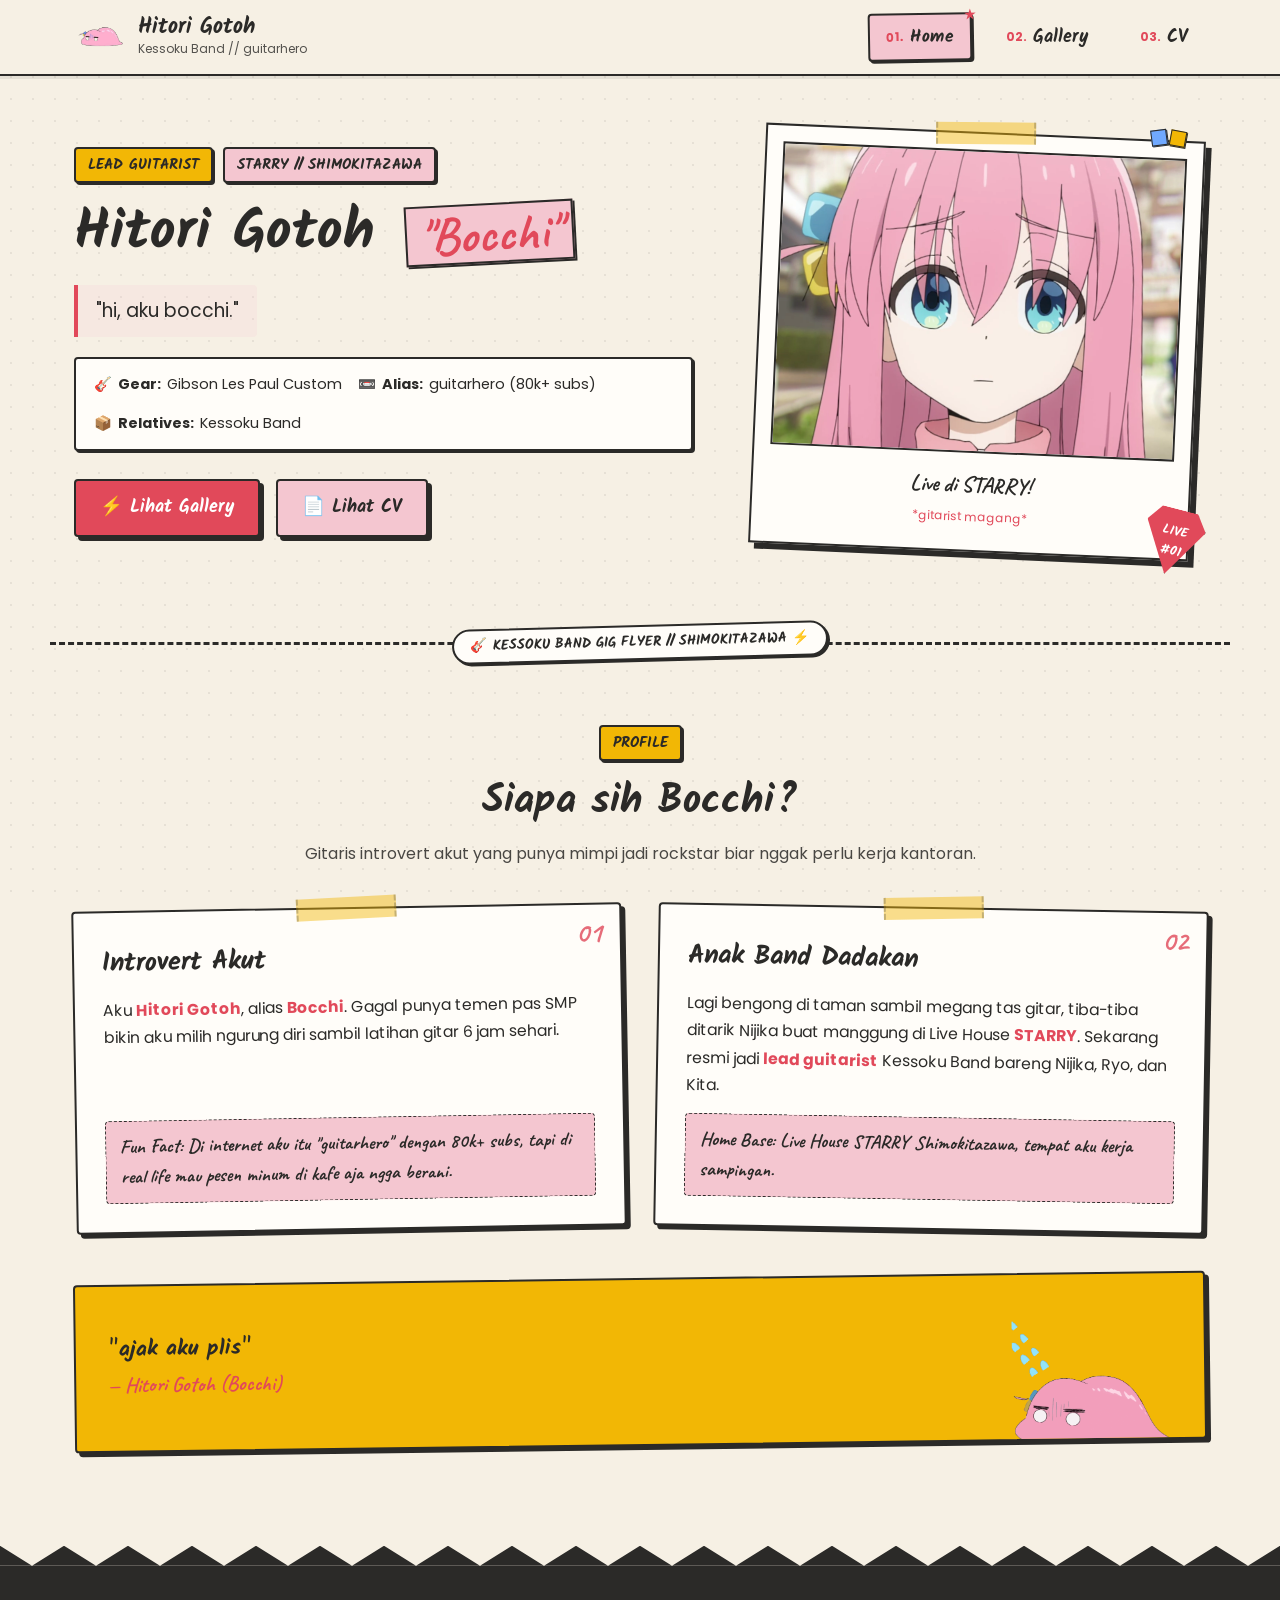
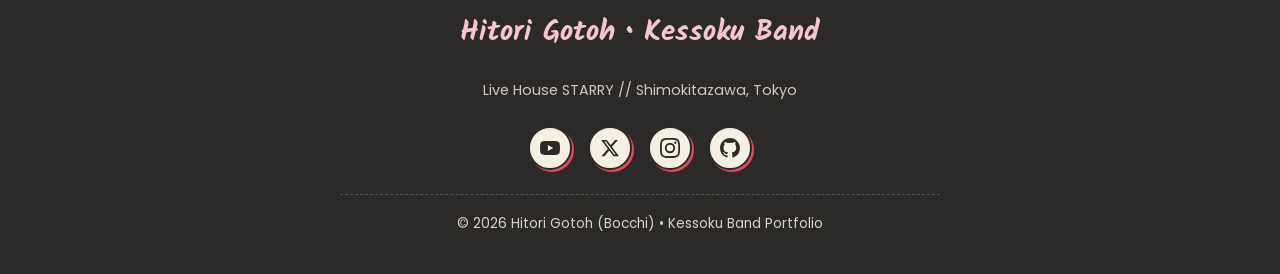
<file: index.html>
<!DOCTYPE html>
<html lang="id">
<head>
  <meta charset="UTF-8">
  <meta name="viewport" content="width=device-width, initial-scale=1.0">
  <title>Hitori Gotoh (Bocchi)</title>
  <link rel="icon" href="data:image/svg+xml,<svg xmlns=%22http://www.w3.org/2000/svg%22 viewBox=%220 0 100 100%22><text y=%22.9em%22 font-size=%2290%22>🎸</text></svg>">
  <link rel="preconnect" href="https://fonts.googleapis.com">
  <link rel="preconnect" href="https://fonts.gstatic.com" crossorigin>
  <link href="https://fonts.googleapis.com/css2?family=Caveat:wght@600;700&family=Kalam:wght@400;700&family=Poppins:ital,wght@0,400;0,600;0,700;1,400&display=swap" rel="stylesheet">
  <link rel="stylesheet" href="css/style.css">
</head>
<body>

  <header class="header">
    <div class="container nav-wrap">
      <a href="index.html" class="logo">
        <img src="assets/icons/tsuchinoko-bocchi.png" alt="Tsuchinoko Bocchi" class="logo-img">
        <span class="logo-text">
          <span class="logo-name">Hitori Gotoh</span>
          <span class="logo-sub">Kessoku Band // guitarhero</span>
        </span>
      </a>

      <input type="checkbox" id="menu-toggle" class="menu-toggle">
      <label for="menu-toggle" class="menu-btn" aria-label="Menu">
        <span></span><span></span><span></span>
      </label>

      <nav class="nav-links">
        <a href="index.html" class="nav-link active"><span>01.</span> Home</a>
        <a href="gallery.html" class="nav-link"><span>02.</span> Gallery</a>
        <a href="cv.html" class="nav-link"><span>03.</span> CV</a>
      </nav>
    </div>
  </header>

  <main>
    <section class="hero container">
      <div class="hero-text">
        <div class="tags">
          <span class="badge yellow">LEAD GUITARIST</span>
          <span class="badge pink">STARRY // SHIMOKITAZAWA</span>
        </div>

        <h1 class="hero-title">
          Hitori Gotoh <span class="nickname">"Bocchi"</span>
        </h1>

        <p class="tagline">
          "hi, aku bocchi."
        </p>

        <div class="specs">
          <div><span>🎸</span> <strong>Gear:</strong> Gibson Les Paul Custom</div>
          <div><span>📼</span> <strong>Alias:</strong> guitarhero (80k+ subs)</div>
          <div><span>📦</span> <strong>Relatives:</strong> Kessoku Band</div>
        </div>

        <div class="cta-btns">
          <a href="gallery.html" class="btn btn-primary">⚡ Lihat Gallery</a>
          <a href="cv.html" class="btn btn-secondary">📄 Lihat CV</a>
        </div>
      </div>

      <div class="polaroid-wrap">
        <div class="polaroid">
          <div class="tape"></div>
          <div class="hair-cubes">
            <span class="cube-blue"></span>
            <span class="cube-yellow"></span>
          </div>
          <div class="polaroid-img">
            <img src="assets/images/bocchi-profile.webp" alt="Hitori Gotoh di STARRY" width="440" height="330">
          </div>
          <p class="polaroid-title">Live di STARRY!</p>
          <p class="polaroid-sub">*gitarist magang*</p>
          <div class="polaroid-pick">LIVE<br>#01</div>
        </div>
      </div>
    </section>

    <div class="cable container">
      <span class="cable-tag">🎸 KESSOKU BAND GIG FLYER // SHIMOKITAZAWA ⚡</span>
    </div>

    <section class="about container">
      <div class="about-header">
        <span class="badge yellow">PROFILE</span>
        <h2>Siapa sih Bocchi?</h2>
        <p>Gitaris introvert akut yang punya mimpi jadi rockstar biar nggak perlu kerja kantoran.</p>
      </div>

      <div class="about-grid">
        <article class="card card-left">
          <div class="tape"></div>
          <span class="stamp">01</span>
          <h3>Introvert Akut</h3>
          <p>Aku <strong>Hitori Gotoh</strong>, alias <strong>Bocchi</strong>. Gagal punya temen pas SMP bikin aku milih ngurung diri sambil latihan gitar 6 jam sehari.</p>
          <div class="highlight">
            Fun Fact: Di internet aku itu "guitarhero" dengan 80k+ subs, tapi di real life mau pesen minum di kafe aja ngga berani.
          </div>
        </article>

        <article class="card card-right">
          <div class="tape"></div>
          <span class="stamp">02</span>
          <h3>Anak Band Dadakan</h3>
          <p>Lagi bengong di taman sambil megang tas gitar, tiba-tiba ditarik Nijika buat manggung di Live House <strong>STARRY</strong>. Sekarang resmi jadi <strong>lead guitarist</strong> Kessoku Band bareng Nijika, Ryo, dan Kita.</p>
          <div class="highlight">
            Home Base: Live House STARRY Shimokitazawa, tempat aku kerja sampingan.
          </div>
        </article>
      </div>

      <div class="quote-banner">
        <div>
          <p>"ajak aku plis"</p>
          <span>— Hitori Gotoh (Bocchi)</span>
        </div>
        <img src="assets/images/bocchi.gif" alt="Bocchi The Rock" class="quote-img">
      </div>
    </section>

    <div class="torn-edge"></div>
  </main>

  <footer class="footer">
    <div class="container footer-content">
      <div class="footer-title">Hitori Gotoh • Kessoku Band</div>
      <div class="footer-sub">Live House STARRY // Shimokitazawa, Tokyo</div>

      <div class="socials">
        <a href="https://www.youtube.com" target="_blank" rel="noopener noreferrer" aria-label="YouTube">
          <img src="assets/icons/youtube.svg" alt="YouTube">
        </a>
        <a href="https://twitter.com" target="_blank" rel="noopener noreferrer" aria-label="Twitter">
          <img src="assets/icons/twitter.svg" alt="Twitter">
        </a>
        <a href="https://instagram.com" target="_blank" rel="noopener noreferrer" aria-label="Instagram">
          <img src="assets/icons/instagram.svg" alt="Instagram">
        </a>
        <a href="https://github.com" target="_blank" rel="noopener noreferrer" aria-label="GitHub">
          <img src="assets/icons/github.svg" alt="GitHub">
        </a>
      </div>

      <div class="copyright">
        <p>&copy; 2026 Hitori Gotoh (Bocchi) • Kessoku Band Portfolio</p>
      </div>
    </div>
  </footer>

</body>
</html>
</file>
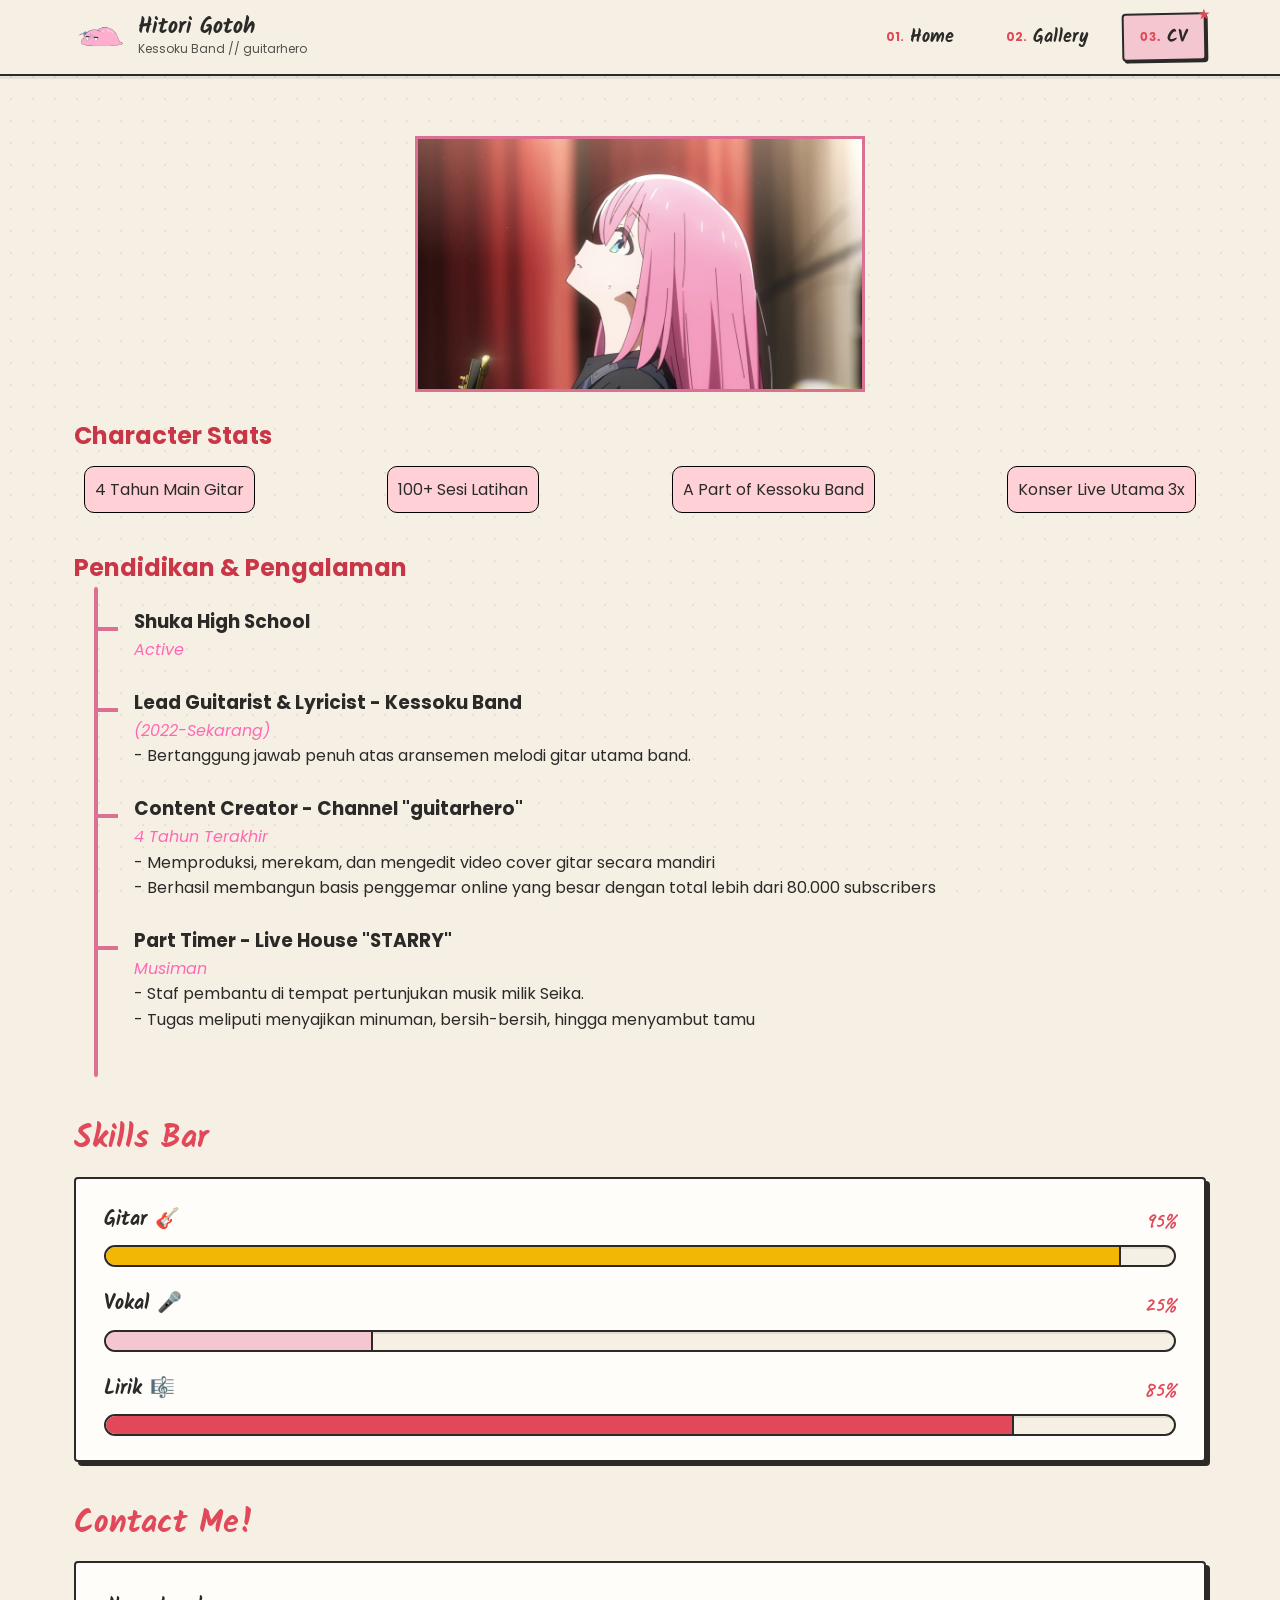
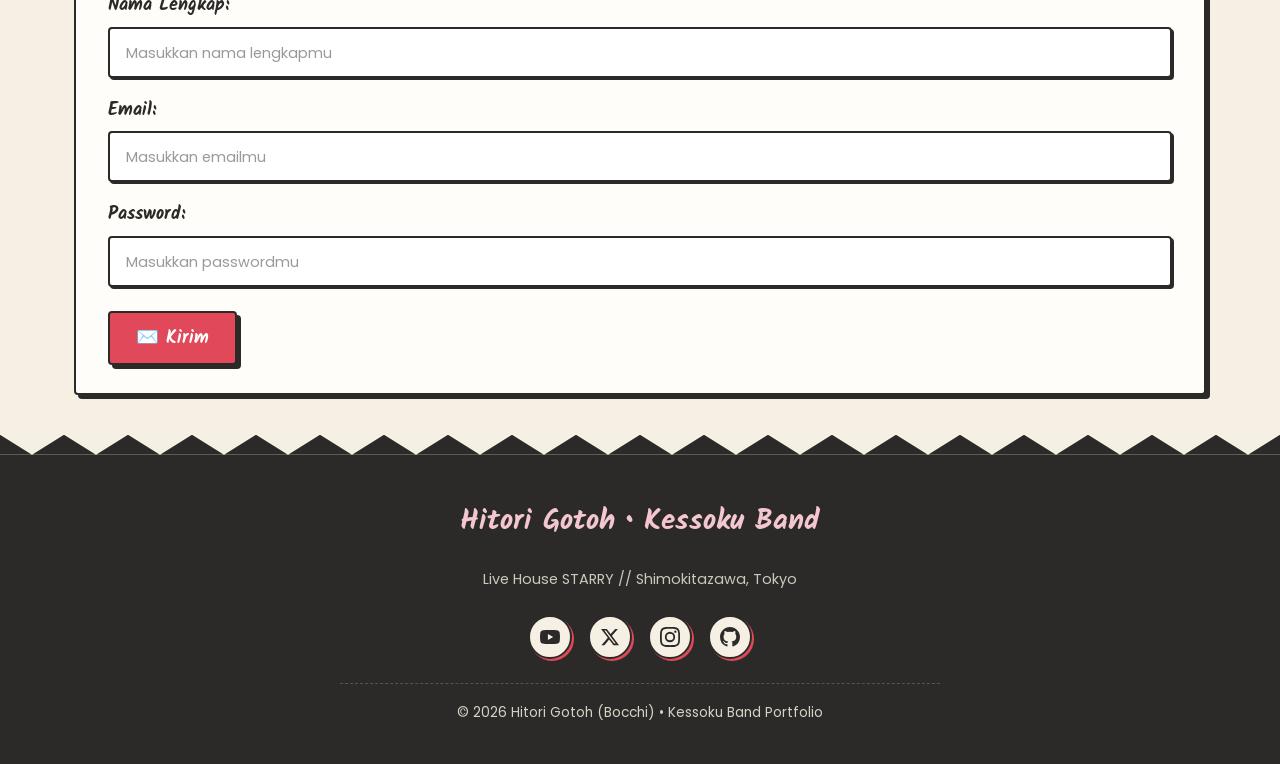
<file: cv.html>
<!DOCTYPE html>
<html lang="id">
<head>
  <meta charset="UTF-8">
  <meta name="viewport" content="width=device-width, initial-scale=1.0">
  <title>Curriculum Vitae</title>
  <link rel="icon" href="data:image/svg+xml,<svg xmlns=%22http://www.w3.org/2000/svg%22 viewBox=%220 0 100 100%22><text y=%22.9em%22 font-size=%2290%22>🎸</text></svg>">
  <link rel="preconnect" href="https://fonts.googleapis.com">
  <link rel="preconnect" href="https://fonts.gstatic.com" crossorigin>
  <link href="https://fonts.googleapis.com/css2?family=Caveat:wght@600;700&family=Kalam:wght@400;700&family=Poppins:ital,wght@0,400;0,600;0,700;1,400&display=swap" rel="stylesheet">
  <link rel="stylesheet" href="css/style.css">
</head>
<body>

  <header class="header">
    <div class="container nav-wrap">
      <a href="index.html" class="logo">
        <img src="assets/icons/tsuchinoko-bocchi.png" alt="Tsuchinoko Bocchi" class="logo-img">
        <span class="logo-text">
          <span class="logo-name">Hitori Gotoh</span>
          <span class="logo-sub">Kessoku Band // guitarhero</span>
        </span>
      </a>

      <input type="checkbox" id="menu-toggle" class="menu-toggle">
      <label for="menu-toggle" class="menu-btn" aria-label="Menu">
        <span></span><span></span><span></span>
      </label>

      <nav class="nav-links">
        <a href="index.html" class="nav-link"><span>01.</span> Home</a>
        <a href="gallery.html" class="nav-link"><span>02.</span> Gallery</a>
        <a href="cv.html" class="nav-link active"><span>03.</span> CV</a>
      </nav>
    </div>
  </header>

  <main>
    <div class="container" style="padding: 60px 24px 0; min-height: 50vh;">
      <div class="cv-image">
      <img src="assets/images/school-concert.jpg" alt="Gambar-school-concert">
    </div>

    <br />
    <h2 style="color: #c93647">Character Stats</h2>
    <div class="stats-bar">
      <div class="stats-item"><p>4 Tahun Main Gitar</p></div>
      <div class="stats-item"><p>100+ Sesi Latihan</p></div>
      <div class="stats-item"><p>A Part of Kessoku Band</p></div>
      <div class="stats-item"><p>Konser Live Utama 3x</p></div>
    </div>

    <br />
    <h2 style="color:#c93647">Pendidikan & Pengalaman</h2>
    <div class="timeline">
      <div class="timeline-item">
        <div class="timeline-content">
          <h3>Shuka High School</h3>
          <span style="color:hotpink"><i>Active</i></span>
        </div>
      </div>

      <div class="timeline-item">
        <div class="timeline-content">
          <h3>Lead Guitarist & Lyricist - Kessoku Band</h3>
          <span style="color:hotpink"><i>(2022-Sekarang)</i></span>
          <p>- Bertanggung jawab penuh atas aransemen melodi gitar utama band.</p>
        </div>
      </div>

      <div class="timeline-item">
        <div class="timeline-content">
          <h3>Content Creator - Channel "guitarhero"</h3>
          <span style="color:hotpink"><i>4 Tahun Terakhir</i></span>
          <p>- Memproduksi, merekam, dan mengedit video cover gitar secara mandiri <br /> - Berhasil membangun basis penggemar online yang besar dengan total lebih dari 80.000 subscribers </p>
        </div>
      </div>

      <div class="timeline-item">
        <div class="timeline-content">
          <h3>Part Timer - Live House "STARRY"</h3>
          <span style="color:hotpink"><i>Musiman</i></span>
          <p>- Staf pembantu di tempat pertunjukan musik milik Seika. <br /> - Tugas meliputi menyajikan minuman, bersih-bersih, hingga menyambut tamu</p>
        </div>
      </div>
    </div>

    <h2 class="cv-section-title">Skills Bar</h2>
    <div class="skills-bar">
      <div class="skill-item">
        <div class="skill-info">
          <span class="skill-name">Gitar 🎸</span>
          <span class="skill-percent">95%</span>
        </div>
        <div class="skill-track">
          <div class="skill-fill guitar-skills"></div>
        </div>
      </div>

      <div class="skill-item">
        <div class="skill-info">
          <span class="skill-name">Vokal 🎤</span>
          <span class="skill-percent">25%</span>
        </div>
        <div class="skill-track">
          <div class="skill-fill vokal-skills"></div>
        </div>
      </div>

      <div class="skill-item">
        <div class="skill-info">
          <span class="skill-name">Lirik 🎼</span>
          <span class="skill-percent">85%</span>
        </div>
        <div class="skill-track">
          <div class="skill-fill lyricist-skills"></div>
        </div>
      </div>
    </div>  

    <h2 class="cv-section-title">Contact Me!</h2>
    <form class="contact">
      <div class="form-group">
        <label for="name">Nama Lengkap:</label>
        <input
          type="text"
          id="name"
          name="name"
          placeholder="Masukkan nama lengkapmu"
          required
        >
      </div>

      <div class="form-group">
        <label for="email">Email:</label>
        <input 
          type="email"
          id="email"
          name="email"
          placeholder="Masukkan emailmu"
          required
        >
      </div>

      <div class="form-group">
        <label for="password">Password:</label>
        <input
          type="password"
          id="password"
          name="password"
          placeholder="Masukkan passwordmu"
          required
        >
      </div>

      <button type="submit" class="btn btn-primary">✉️ Kirim</button>
    </form>
    </div>

    <div class="torn-edge"></div>
  </main>

  <footer class="footer">
    <div class="container footer-content">
      <div class="footer-title">Hitori Gotoh • Kessoku Band</div>
      <div class="footer-sub">Live House STARRY // Shimokitazawa, Tokyo</div>

      <div class="socials">
        <a href="https://www.youtube.com" target="_blank" rel="noopener noreferrer" aria-label="YouTube">
          <img src="assets/icons/youtube.svg" alt="YouTube">
        </a>
        <a href="https://twitter.com" target="_blank" rel="noopener noreferrer" aria-label="Twitter">
          <img src="assets/icons/twitter.svg" alt="Twitter">
        </a>
        <a href="https://instagram.com" target="_blank" rel="noopener noreferrer" aria-label="Instagram">
          <img src="assets/icons/instagram.svg" alt="Instagram">
        </a>
        <a href="https://github.com" target="_blank" rel="noopener noreferrer" aria-label="GitHub">
          <img src="assets/icons/github.svg" alt="GitHub">
        </a>
      </div>

      <div class="copyright">
        <p>&copy; 2026 Hitori Gotoh (Bocchi) • Kessoku Band Portfolio</p>
      </div>
    </div>
  </footer>

</body>
</html>
</file>
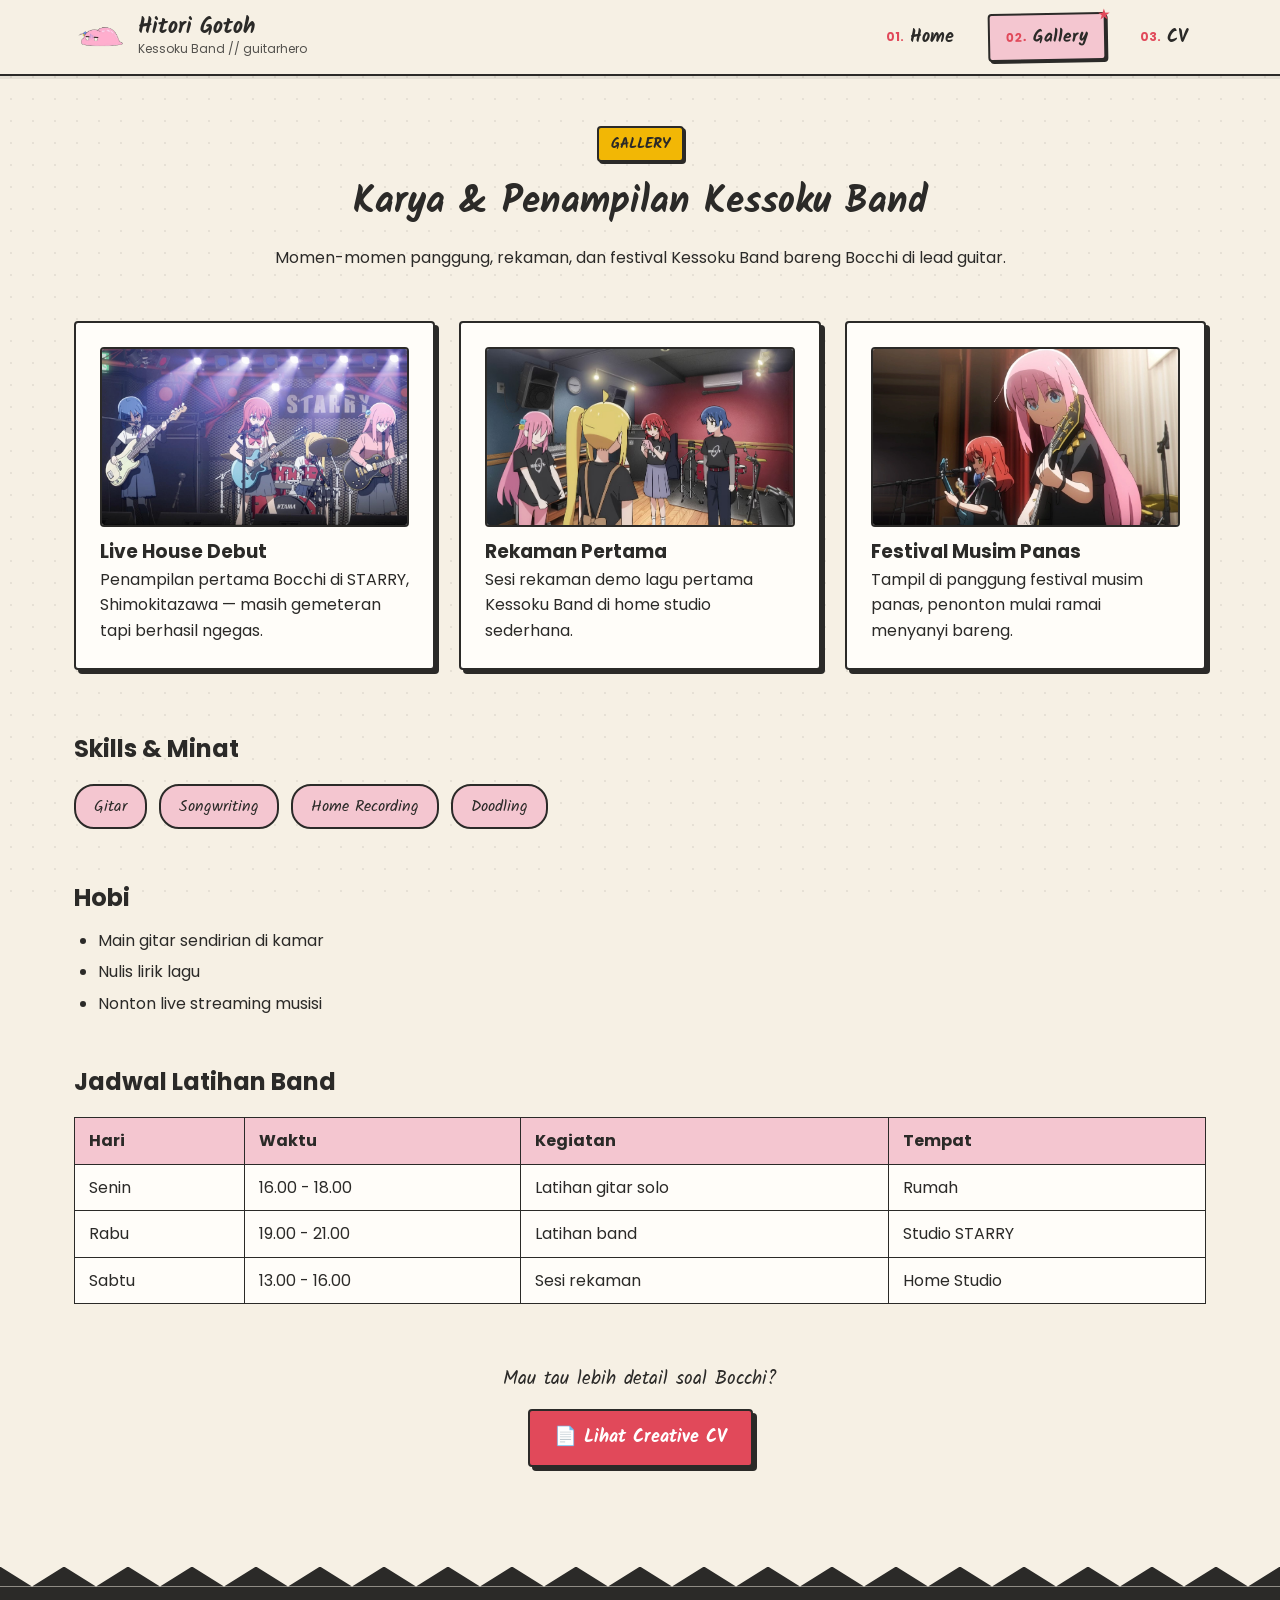
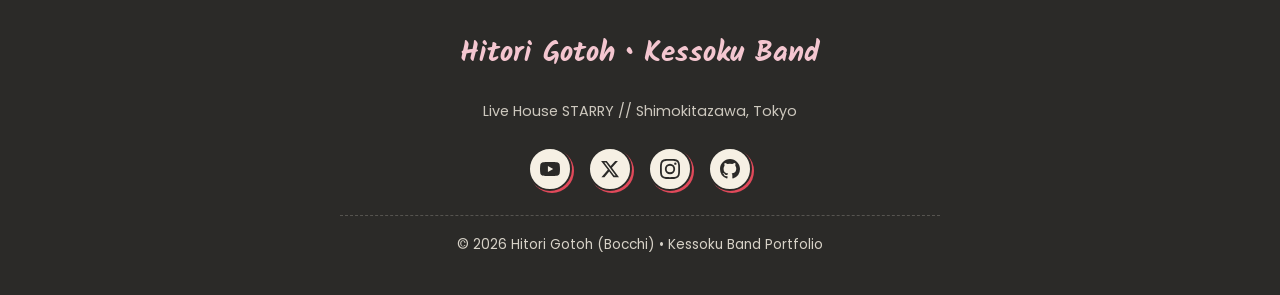
<file: gallery.html>
<!DOCTYPE html>
<html lang="id">
<head>
  <meta charset="UTF-8">
  <meta name="viewport" content="width=device-width, initial-scale=1.0">
  <title>Gallery</title>
  <link rel="icon" href="data:image/svg+xml,<svg xmlns=%22http://www.w3.org/2000/svg%22 viewBox=%220 0 100 100%22><text y=%22.9em%22 font-size=%2290%22>🎸</text></svg>">
  <link rel="preconnect" href="https://fonts.googleapis.com">
  <link rel="preconnect" href="https://fonts.gstatic.com" crossorigin>
  <link href="https://fonts.googleapis.com/css2?family=Caveat:wght@600;700&family=Kalam:wght@400;700&family=Poppins:ital,wght@0,400;0,600;0,700;1,400&display=swap" rel="stylesheet">
  <link rel="stylesheet" href="css/style.css">
</head>
<body>

  <header class="header">
    <div class="container nav-wrap">
      <a href="index.html" class="logo">
        <img src="assets/icons/tsuchinoko-bocchi.png" alt="Tsuchinoko Bocchi" class="logo-img">
        <span class="logo-text">
          <span class="logo-name">Hitori Gotoh</span>
          <span class="logo-sub">Kessoku Band // guitarhero</span>
        </span>
      </a>

      <input type="checkbox" id="menu-toggle" class="menu-toggle">
      <label for="menu-toggle" class="menu-btn" aria-label="Menu">
        <span></span><span></span><span></span>
      </label>

      <nav class="nav-links">
        <a href="index.html" class="nav-link"><span>01.</span> Home</a>
        <a href="gallery.html" class="nav-link active"><span>02.</span> Gallery</a>
        <a href="cv.html" class="nav-link"><span>03.</span> CV</a>
      </nav>
    </div>
  </header>

  <main>
  <section class="gallery-hero container">
    <span class="badge yellow">GALLERY</span>
    <h1>Karya & Penampilan Kessoku Band</h1>
    <p>Momen-momen panggung, rekaman, dan festival Kessoku Band bareng Bocchi di lead guitar.</p>
  </section>

  <section class="gallery-grid-section container">
    <div class="gallery-grid">
      <article class="gallery-card">
        <div class="gallery-card-img">
          <img src="assets/images/starry-first-live.jpg" alt="Live House Debut" width="300" height="200">
        </div>
        <h3>Live House Debut</h3>
        <p>Penampilan pertama Bocchi di STARRY, Shimokitazawa — masih gemeteran tapi berhasil ngegas.</p>
      </article>
      <article class="gallery-card">
        <div class="gallery-card-img">
          <img src="assets/images/first-record.avif" alt="Rekaman Pertama" width="300" height="200">
        </div>
        <h3>Rekaman Pertama</h3>
        <p>Sesi rekaman demo lagu pertama Kessoku Band di home studio sederhana.</p>
      </article>
      <article class="gallery-card">
        <div class="gallery-card-img">
          <img src="assets/images/school-concert_2.webp" alt="Festival Musim Panas" width="300" height="200">
        </div>
        <h3>Festival Musim Panas</h3>
        <p>Tampil di panggung festival musim panas, penonton mulai ramai menyanyi bareng.</p>
      </article>
    </div>
  </section>

  <section class="skills-section container">
    <h2>Skills & Minat</h2>
    <div class="pill-wrap">
      <span class="pill">Gitar</span>
      <span class="pill">Songwriting</span>
      <span class="pill">Home Recording</span>
      <span class="pill">Doodling</span>
    </div>
  </section>

  <section class="hobi-section container">
    <h2>Hobi</h2>
    <ul class="hobi-list">
      <li>Main gitar sendirian di kamar</li>
      <li>Nulis lirik lagu</li>
      <li>Nonton live streaming musisi</li>
    </ul>
  </section>

  <section class="jadwal-section container">
    <h2>Jadwal Latihan Band</h2>
    <table class="jadwal-table">
      <tr>
        <th>Hari</th>
        <th>Waktu</th>
        <th>Kegiatan</th>
        <th>Tempat</th>
      </tr>
      <tr>
        <td>Senin</td>
        <td>16.00 - 18.00</td>
        <td>Latihan gitar solo</td>
        <td>Rumah</td>
      </tr>
      <tr>
        <td>Rabu</td>
        <td>19.00 - 21.00</td>
        <td>Latihan band</td>
        <td>Studio STARRY</td>
      </tr>
      <tr>
        <td>Sabtu</td>
        <td>13.00 - 16.00</td>
        <td>Sesi rekaman</td>
        <td>Home Studio</td>
      </tr>
    </table>
  </section>

  <section class="gallery-cta container">
    <p>Mau tau lebih detail soal Bocchi?</p>
    <a href="cv.html" class="btn btn-primary">📄 Lihat Creative CV</a>
  </section>

    <div class="torn-edge"></div>
  </main>

  <footer class="footer">
    <div class="container footer-content">
      <div class="footer-title">Hitori Gotoh • Kessoku Band</div>
      <div class="footer-sub">Live House STARRY // Shimokitazawa, Tokyo</div>

      <div class="socials">
        <a href="https://www.youtube.com" target="_blank" rel="noopener noreferrer" aria-label="YouTube">
          <img src="assets/icons/youtube.svg" alt="YouTube">
        </a>
        <a href="https://twitter.com" target="_blank" rel="noopener noreferrer" aria-label="Twitter">
          <img src="assets/icons/twitter.svg" alt="Twitter">
        </a>
        <a href="https://instagram.com" target="_blank" rel="noopener noreferrer" aria-label="Instagram">
          <img src="assets/icons/instagram.svg" alt="Instagram">
        </a>
        <a href="https://github.com" target="_blank" rel="noopener noreferrer" aria-label="GitHub">
          <img src="assets/icons/github.svg" alt="GitHub">
        </a>
      </div>

      <div class="copyright">
        <p>&copy; 2026 Hitori Gotoh (Bocchi) • Kessoku Band Portfolio</p>
      </div>
    </div>
  </footer>

</body>
</html>
</file>
<file: css/style.css>
*, *::before, *::after {
  box-sizing: border-box;
  margin: 0;
  padding: 0;
}

:root {
  --color-bg: #F6F0E4;
  --color-primary: #E1495A;
  --color-secondary: #F4C6D0;
  --color-text: #2B2A28;
  --color-accent: #F2B705;
  --font-heading: 'Kalam', 'Caveat', cursive;
  --font-body: 'Poppins', sans-serif;
  --font-doodle: 'Caveat', cursive;
  --shadow: 4px 4px 0 var(--color-text);
}

body {
  min-height: 100vh;
  display: flex;
  flex-direction: column;
  background-color: var(--color-bg);
  color: var(--color-text);
  font-family: var(--font-body);
  line-height: 1.6;
  overflow-x: hidden;
  background-image: radial-gradient(rgba(43, 42, 40, 0.08) 1.2px, transparent 1.2px);
  background-size: 22px 22px;
  background-attachment: fixed;
}

main {
  flex: 1;
}

img {
  max-width: 100%;
  display: block;
}

a {
  color: inherit;
  text-decoration: none;
}

.container {
  width: 100%;
  max-width: 1180px;
  margin: 0 auto;
  padding: 0 24px;
}

.badge {
  display: inline-flex;
  align-items: center;
  gap: 6px;
  padding: 4px 12px;
  font-family: var(--font-heading);
  font-size: 0.95rem;
  font-weight: 700;
  border: 2px solid var(--color-text);
  box-shadow: 2px 2px 0 var(--color-text);
  border-radius: 4px;
}

.badge.yellow {
  background-color: var(--color-accent);
}

.badge.pink {
  background-color: var(--color-secondary);
}

.tape {
  position: absolute;
  top: -12px;
  left: 50%;
  transform: translateX(-50%) rotate(-2deg);
  width: 100px;
  height: 22px;
  background-color: rgba(242, 183, 5, 0.45);
  border-left: 2px dashed rgba(43, 42, 40, 0.25);
  border-right: 2px dashed rgba(43, 42, 40, 0.25);
  pointer-events: none;
}

.btn {
  display: inline-flex;
  align-items: center;
  justify-content: center;
  gap: 8px;
  padding: 12px 24px;
  font-family: var(--font-heading);
  font-size: 1.15rem;
  font-weight: 700;
  border: 2px solid var(--color-text);
  border-radius: 4px;
  cursor: pointer;
  box-shadow: var(--shadow);
  transition: transform 0.15s, box-shadow 0.15s, background-color 0.15s;
}

.btn:active {
  transform: translate(2px, 2px);
  box-shadow: 2px 2px 0 var(--color-text);
}

.btn-primary {
  background-color: var(--color-primary);
  color: #FFF;
}

.btn-primary:hover {
  background-color: #c93647;
  transform: translate(-2px, -2px) rotate(-1deg);
  box-shadow: 6px 6px 0 var(--color-text);
}

.btn-secondary {
  background-color: var(--color-secondary);
}

.btn-secondary:hover {
  background-color: #f7d4dc;
  transform: translate(-2px, -2px) rotate(1deg);
  box-shadow: 6px 6px 0 var(--color-text);
}

.header {
  position: sticky;
  top: 0;
  z-index: 100;
  background-color: var(--color-bg);
  border-bottom: 2px solid var(--color-text);
  box-shadow: 0 3px 0 rgba(43, 42, 40, 0.08);
}

.nav-wrap {
  display: flex;
  justify-content: space-between;
  align-items: center;
  height: 74px;
}

.logo {
  display: flex;
  align-items: center;
  gap: 12px;
  font-family: var(--font-heading);
}

.logo:hover {
  transform: rotate(-1.5deg) scale(1.02);
}

.logo-img {
  width: 52px;
  height: 52px;
  max-height: 52px;
  object-fit: contain;
  flex-shrink: 0;
  transition: transform 0.2s ease;
}

.logo:hover .logo-img {
  transform: rotate(-10deg) scale(1.08);
}

.logo-text {
  display: flex;
  flex-direction: column;
}

.logo-name {
  font-size: 1.35rem;
  font-weight: 700;
  line-height: 1.1;
}

.logo-sub {
  font-family: var(--font-body);
  font-size: 0.75rem;
  opacity: 0.8;
}

.menu-toggle {
  position: absolute;
  opacity: 0;
  pointer-events: none;
  width: 0;
  height: 0;
}

.menu-btn {
  display: none;
  flex-direction: column;
  justify-content: center;
  gap: 5px;
  width: 44px;
  height: 44px;
  padding: 8px;
  background: #FFFDF9;
  border: 2px solid var(--color-text);
  box-shadow: 2px 2px 0 var(--color-text);
  border-radius: 4px;
  cursor: pointer;
}

.menu-btn span {
  width: 100%;
  height: 3px;
  background-color: var(--color-text);
  border-radius: 2px;
  transition: transform 0.25s, opacity 0.25s;
}

.nav-links {
  display: flex;
  gap: 16px;
}

.nav-link {
  display: inline-flex;
  align-items: center;
  gap: 6px;
  padding: 8px 16px;
  font-family: var(--font-heading);
  font-size: 1.1rem;
  font-weight: 700;
  border: 2px solid transparent;
  border-radius: 4px;
  position: relative;
  transition: all 0.15s;
}

.nav-link span {
  font-family: var(--font-body);
  font-size: 0.75rem;
  color: var(--color-primary);
}

.nav-link:hover,
.nav-link.active {
  background-color: var(--color-secondary);
  border-color: var(--color-text);
  box-shadow: 2px 2px 0 var(--color-text);
  transform: rotate(-1deg);
}

.nav-link.active::after {
  content: "★";
  position: absolute;
  top: -8px;
  right: -6px;
  font-size: 0.8rem;
  color: var(--color-primary);
}

.nav-link:focus-visible,
.btn:focus-visible,
.logo:focus-visible {
  outline: 2px dashed var(--color-primary);
  outline-offset: 3px;
}

.menu-toggle:focus-visible + .menu-btn {
  outline: 2px dashed var(--color-primary);
  outline-offset: 3px;
}

.hero {
  display: flex;
  align-items: center;
  justify-content: space-between;
  gap: 56px;
  padding-top: 56px;
  padding-bottom: 30px;
}

.hero-text {
  flex: 1.15;
  display: flex;
  flex-direction: column;
  align-items: flex-start;
  gap: 20px;
}

.tags {
  display: flex;
  gap: 10px;
  flex-wrap: wrap;
}

.hero-title {
  font-family: var(--font-heading);
  font-size: 3.5rem;
  line-height: 1.1;
}

.nickname {
  display: inline-block;
  background-color: var(--color-secondary);
  color: var(--color-primary);
  font-family: var(--font-doodle);
  font-size: 3.2rem;
  padding: 0 12px;
  border: 2px solid var(--color-text);
  box-shadow: 2px 2px 0 var(--color-text);
  transform: rotate(-3deg);
  margin-left: 8px;
  vertical-align: middle;
}

.tagline {
  font-size: 1.18rem;
  line-height: 1.7;
  border-left: 4px solid var(--color-primary);
  padding: 10px 18px;
  background: rgba(244, 198, 208, 0.2);
  border-radius: 0 4px 4px 0;
}

.tagline strong {
  color: var(--color-primary);
  font-family: var(--font-heading);
  font-size: 1.3rem;
}

.specs {
  width: 100%;
  background: #FFFDF9;
  border: 2px solid var(--color-text);
  box-shadow: 2px 2px 0 var(--color-text);
  border-radius: 4px;
  padding: 14px 18px;
  display: flex;
  flex-wrap: wrap;
  gap: 16px;
  font-size: 0.9rem;
}

.specs div {
  display: flex;
  align-items: center;
  gap: 6px;
}

.cta-btns {
  display: flex;
  gap: 16px;
  flex-wrap: wrap;
  margin-top: 8px;
}

.polaroid-wrap {
  flex: 0.85;
  display: flex;
  justify-content: center;
}

.polaroid {
  position: relative;
  background: #FFFDF9;
  border: 2px solid var(--color-text);
  box-shadow: 6px 6px 0 var(--color-text);
  padding: 16px 16px 24px;
  transform: rotate(2.5deg);
  transition: transform 0.25s, box-shadow 0.25s;
  max-width: 440px;
  width: 100%;
}

.polaroid:hover {
  transform: rotate(0) scale(1.02);
  box-shadow: 8px 8px 0 var(--color-text);
}

.hair-cubes {
  position: absolute;
  top: -12px;
  right: 18px;
  display: flex;
  gap: 3px;
  z-index: 2;
}

.hair-cubes span {
  width: 16px;
  height: 16px;
  border: 1.5px solid var(--color-text);
  box-shadow: 1px 1px 0 var(--color-text);
}

.cube-blue {
  background-color: #70A9FF;
  transform: rotate(-10deg);
}

.cube-yellow {
  background-color: var(--color-accent);
  transform: rotate(8deg);
}

.polaroid-img {
  aspect-ratio: 4 / 3;
  overflow: hidden;
  border: 2px solid var(--color-text);
  background-color: var(--color-secondary);
}

.polaroid-img img {
  width: 100%;
  height: 100%;
  object-fit: cover;
  transition: transform 0.3s;
}

.polaroid:hover .polaroid-img img {
  transform: scale(1.05);
}

.polaroid-title {
  margin-top: 14px;
  font-family: var(--font-doodle);
  font-size: 1.4rem;
  font-weight: 700;
  text-align: center;
}

.polaroid-sub {
  font-size: 0.75rem;
  color: var(--color-primary);
  text-align: center;
  margin-top: 4px;
}

.polaroid-pick {
  position: absolute;
  bottom: -16px;
  right: -16px;
  width: 60px;
  height: 66px;
  background-color: var(--color-primary);
  color: #FFF;
  clip-path: polygon(50% 100%, 0% 25%, 20% 0%, 80% 0%, 100% 25%);
  display: flex;
  align-items: center;
  justify-content: center;
  font-family: var(--font-heading);
  font-size: 0.8rem;
  font-weight: 700;
  text-align: center;
  box-shadow: 2px 2px 0 var(--color-text);
  transform: rotate(12deg);
}

.cable {
  position: relative;
  margin: 60px auto;
  border-bottom: 3px dashed var(--color-text);
  display: flex;
  justify-content: center;
  align-items: center;
}

.cable-tag {
  position: absolute;
  background: #FFFDF9;
  border: 2px solid var(--color-text);
  padding: 4px 16px;
  font-family: var(--font-heading);
  font-size: 0.88rem;
  font-weight: 700;
  border-radius: 20px;
  transform: rotate(-1.5deg);
  box-shadow: 2px 2px 0 var(--color-text);
  max-width: 90%;
  text-align: center;
}

.about {
  padding-top: 20px;
  padding-bottom: 60px;
}

.about-header {
  text-align: center;
  max-width: 680px;
  margin: 0 auto 40px;
}

.about-header h2 {
  font-family: var(--font-heading);
  font-size: 2.5rem;
  margin: 8px 0;
}

.about-header p {
  opacity: 0.85;
}

.about-grid {
  display: flex;
  gap: 32px;
}

.card {
  flex: 1;
  position: relative;
  background: #FFFDF9;
  border: 2px solid var(--color-text);
  box-shadow: var(--shadow);
  padding: 36px 28px 28px;
  border-radius: 4px;
  display: flex;
  flex-direction: column;
  transition: transform 0.25s, box-shadow 0.25s;
}

.card-left {
  transform: rotate(-1deg);
}

.card-right {
  transform: rotate(1deg);
}

.card:hover {
  transform: rotate(0) translateY(-4px);
  box-shadow: 6px 6px 0 var(--color-text);
}

.stamp {
  position: absolute;
  top: 14px;
  right: 18px;
  font-family: var(--font-doodle);
  font-size: 1.8rem;
  font-weight: 700;
  color: var(--color-primary);
  opacity: 0.8;
  line-height: 1;
}

.card h3 {
  font-family: var(--font-heading);
  font-size: 1.65rem;
  margin-bottom: 16px;
  padding-right: 42px;
  line-height: 1.2;
}

.card p {
  font-size: 0.98rem;
  line-height: 1.75;
  margin-bottom: 14px;
}

.card strong {
  color: var(--color-primary);
}

.highlight {
  margin-top: auto;
  padding: 10px 14px;
  background-color: var(--color-secondary);
  border: 1.5px dashed var(--color-text);
  border-radius: 4px;
  font-family: var(--font-doodle);
  font-size: 1.2rem;
  font-weight: 700;
}

.quote-banner {
  margin-top: 48px;
  background-color: var(--color-accent);
  border: 2px solid var(--color-text);
  box-shadow: var(--shadow);
  padding: 24px 32px;
  border-radius: 4px;
  transform: rotate(-0.75deg);
  display: flex;
  align-items: center;
  justify-content: space-between;
  gap: 24px;
}

.quote-banner p {
  font-family: var(--font-heading);
  font-size: 1.35rem;
  font-weight: 700;
  line-height: 1.4;
}

.quote-banner span {
  display: block;
  font-family: var(--font-doodle);
  font-size: 1.3rem;
  font-weight: 700;
  color: var(--color-primary);
  margin-top: 4px;
}

.quote-img,
.quote-pick {
  width: 160px;
  height: auto;
  max-height: 140px;
  object-fit: contain;
  flex-shrink: 0;
  align-self: flex-end;
  margin-bottom: -24px;
}

.torn-edge {
  width: 100%;
  height: 20px;
  background-color: var(--color-text);
  clip-path: polygon(
    0% 0%, 2.5% 100%, 5% 0%, 7.5% 100%, 10% 0%, 12.5% 100%, 15% 0%, 17.5% 100%,
    20% 0%, 22.5% 100%, 25% 0%, 27.5% 100%, 30% 0%, 32.5% 100%, 35% 0%, 37.5% 100%,
    40% 0%, 42.5% 100%, 45% 0%, 47.5% 100%, 50% 0%, 52.5% 100%, 55% 0%, 57.5% 100%,
    60% 0%, 62.5% 100%, 65% 0%, 67.5% 100%, 70% 0%, 72.5% 100%, 75% 0%, 77.5% 100%,
    80% 0%, 82.5% 100%, 85% 0%, 87.5% 100%, 90% 0%, 92.5% 100%, 95% 0%, 97.5% 100%,
    100% 0%, 100% 100%, 0% 100%
  );
  margin-top: 40px;
}

.footer {
  background-color: var(--color-text);
  color: var(--color-bg);
  border-top: 3px solid var(--color-text);
}

.footer-content {
  padding: 40px 24px 36px;
  display: flex;
  flex-direction: column;
  align-items: center;
  text-align: center;
  gap: 24px;
}

.footer-title {
  font-family: var(--font-heading);
  font-size: 1.8rem;
  font-weight: 700;
  color: var(--color-secondary);
}

.footer-sub {
  font-size: 0.9rem;
  opacity: 0.8;
}

.socials {
  display: flex;
  gap: 16px;
  flex-wrap: wrap;
}

.socials a {
  display: inline-flex;
  align-items: center;
  justify-content: center;
  width: 44px;
  height: 44px;
  background-color: var(--color-bg);
  color: var(--color-text);
  border: 2px solid var(--color-text);
  border-radius: 50%;
  box-shadow: 2px 2px 0 var(--color-primary);
  transition: all 0.18s;
}

.socials a:hover {
  background-color: var(--color-primary);
  color: #FFF;
  transform: translateY(-3px) scale(1.1);
  box-shadow: 3px 3px 0 #FFF;
}

.socials a:focus-visible {
  outline: 2px dashed var(--color-accent);
  outline-offset: 4px;
}

.socials svg,
.socials img {
  width: 20px;
  height: 20px;
  fill: currentColor;
  object-fit: contain;
  transition: filter 0.18s;
}

.socials a:hover img {
  filter: brightness(0) invert(1);
}

.copyright {
  font-size: 0.85rem;
  opacity: 0.85;
  border-top: 1px dashed rgba(246, 240, 228, 0.25);
  padding-top: 18px;
  width: 100%;
  max-width: 600px;
}

.copyright p {
  margin-bottom: 4px;
}

.copyright .quote {
  font-family: var(--font-doodle);
  font-size: 1.25rem;
  color: var(--color-secondary);
}

@media (max-width: 1024px) {
  .hero {
    gap: 36px;
  }
  .hero-title {
    font-size: 2.8rem;
  }
  .nickname {
    font-size: 2.5rem;
  }
  .polaroid {
    max-width: 380px;
  }
  .about-grid {
    gap: 20px;
  }
}

@media (max-width: 768px) {
  .menu-btn {
    display: flex;
  }

  .nav-links {
    display: none;
    position: absolute;
    top: 100%;
    left: 0;
    right: 0;
    background-color: var(--color-bg);
    border-bottom: 3px solid var(--color-text);
    box-shadow: 0 8px 0 rgba(43, 42, 40, 0.15);
    padding: 20px 24px;
    flex-direction: column;
    gap: 12px;
  }

  .menu-toggle:checked ~ .nav-links {
    display: flex;
  }

  .menu-toggle:checked + .menu-btn span:nth-child(1) {
    transform: translateY(8px) rotate(45deg);
  }

  .menu-toggle:checked + .menu-btn span:nth-child(2) {
    opacity: 0;
  }

  .menu-toggle:checked + .menu-btn span:nth-child(3) {
    transform: translateY(-8px) rotate(-45deg);
  }

  .nav-link {
    width: 100%;
    padding: 12px 18px;
    background: #FFFDF9;
    border: 2px solid var(--color-text);
    box-shadow: 2px 2px 0 var(--color-text);
  }

  .hero {
    flex-direction: column-reverse;
    gap: 40px;
    padding-top: 36px;
  }

  .hero-text {
    align-items: center;
    text-align: center;
  }

  .tags,
  .cta-btns,
  .specs {
    justify-content: center;
  }

  .hero-title {
    font-size: 2.4rem;
  }

  .nickname {
    font-size: 2.2rem;
    margin: 6px 0 0;
  }

  .tagline {
    border-left: none;
    border-top: 3px solid var(--color-primary);
    border-radius: 4px;
    padding: 12px;
  }

  .btn {
    width: 100%;
    max-width: 280px;
  }

  .polaroid {
    max-width: 320px;
    transform: rotate(1deg);
  }

  .cable-tag {
    font-size: 0.78rem;
    padding: 4px 12px;
  }

  .about-grid {
    flex-direction: column;
    gap: 28px;
  }

  .card-left,
  .card-right {
    transform: none;
  }

  .stamp {
    font-size: 1.5rem;
    top: 12px;
    right: 14px;
  }

  .about-header h2 {
    font-size: 2rem;
  }

  .quote-banner {
    flex-direction: column;
    text-align: center;
    padding: 24px 20px 0;
    transform: none;
  }

  .quote-img,
  .quote-pick {
    align-self: center;
    margin-bottom: 0;
  }
}

@media (max-width: 480px) {
  .container {
    padding: 0 16px;
  }

  .logo-name {
    font-size: 1.15rem;
  }

  .logo-sub {
    font-size: 0.68rem;
  }

  .logo-img {
    width: 42px;
    height: 42px;
    max-height: 42px;
  }

  .quote-img,
  .quote-pick {
    width: 140px;
    max-height: 125px;
  }

  .hero-title {
    font-size: 2rem;
  }

  .nickname {
    font-size: 1.8rem;
  }

  .polaroid {
    padding: 12px 12px 20px;
  }

  .polaroid-title {
    font-size: 1.15rem;
  }

  .card {
    padding: 28px 20px 20px;
  }

  .card h3 {
    font-size: 1.35rem;
    padding-right: 36px;
  }

  .btn {
    font-size: 1.05rem;
    padding: 10px 18px;
  }

  .cable-tag {
    font-size: 0.72rem;
    padding: 3px 8px;
  }

  .skills-bar {
    padding: 18px 16px;
  }

  .contact {
    padding: 20px 18px;
  }
}

.cv-image{
  position: relative;
  border: solid palevioletred 3px;
  width: 450px;
  height: auto;
  margin: 0 auto;
}

.stats-bar{
  display:flex;
  justify-content: space-between;
  gap: 0px;
}

.stats-item{
  background-color: rgb(255, 209, 215);
  padding: 10px;
  margin: 10px;
  border: solid black 1px;
  border-radius: 10px;
  text-align: center;
}

.timeline{
  position: relative;
  padding: 20px 0;
}

.timeline::before{
  content: '';
  position: absolute;
  width: 4px;
  background-color: palevioletred;
  top: 0;
  bottom: 0;
  left: 20px;
  border-radius: 2px;
}

.timeline-item{
  position: relative;
  margin-bottom: 25px;
  padding-left: 60px;
}

.timeline-item::after{
  content: '';
  position: absolute;
  width: 20px;
  height: 4px;
  background-color: palevioletred;
  left: 24px;
  top: 20px;
}

.cv-section-title {
  font-family: var(--font-heading);
  font-size: 2rem;
  font-weight: 700;
  color: var(--color-primary);
  margin-top: 36px;
  margin-bottom: 8px;
}

.skills-bar {
  background: #FFFDF9;
  border: 2px solid var(--color-text);
  box-shadow: var(--shadow);
  border-radius: 4px;
  padding: 24px 28px;
  margin-top: 12px;
  display: flex;
  flex-direction: column;
  gap: 20px;
}

.skill-item {
  display: flex;
  flex-direction: column;
}

.skill-info {
  display: flex;
  justify-content: space-between;
  align-items: center;
  margin-bottom: 8px;
  font-family: var(--font-heading);
  font-size: 1.25rem;
  font-weight: 700;
  color: var(--color-text);
}

.skill-percent {
  font-family: var(--font-doodle);
  font-size: 1.35rem;
  font-weight: 700;
  color: var(--color-primary);
}

.skill-track {
  width: 100%;
  height: 22px;
  background-color: var(--color-bg);
  border: 2px solid var(--color-text);
  border-radius: 11px;
  overflow: hidden;
  box-shadow: inset 2px 2px 0 rgba(43, 42, 40, 0.1);
}

.skill-fill {
  height: 100%;
  border-right: 2px solid var(--color-text);
  border-radius: 9px 0 0 9px;
  transition: width 0.4s ease;
}

.guitar-skills {
  width: 95%;
  background-color: var(--color-accent);
}

.vokal-skills {
  width: 25%;
  background-color: var(--color-secondary);
}

.lyricist-skills {
  width: 85%;
  background-color: var(--color-primary);
}

.contact {
  display: flex;
  flex-direction: column;
  gap: 18px;
  background: #FFFDF9;
  border: 2px solid var(--color-text);
  box-shadow: var(--shadow);
  border-radius: 4px;
  padding: 28px 32px;
  margin-top: 12px;
}

.form-group {
  display: flex;
  flex-direction: column;
  gap: 6px;
}

.contact label {
  font-family: var(--font-heading);
  font-size: 1.15rem;
  font-weight: 700;
  color: var(--color-text);
}

.contact input {
  width: 100%;
  padding: 12px 16px;
  font-family: var(--font-body);
  font-size: 0.95rem;
  color: var(--color-text);
  background-color: #FFF;
  border: 2px solid var(--color-text);
  border-radius: 4px;
  box-shadow: 2px 2px 0 var(--color-text);
  transition: border-color 0.2s, box-shadow 0.2s, transform 0.15s;
}

.contact input:focus {
  outline: none;
  border-color: var(--color-primary);
  box-shadow: 4px 4px 0 var(--color-text);
  transform: translate(-1px, -1px);
}

.contact input::placeholder {
  color: #999;
  font-family: var(--font-body);
  font-size: 0.9rem;
}

.contact button[type="submit"] {
  align-self: flex-start;
  margin-top: 6px;
  padding: 10px 26px;
  font-family: var(--font-heading);
  font-size: 1.15rem;
  font-weight: 700;
  background-color: var(--color-primary);
  color: #FFF;
  border: 2px solid var(--color-text);
  border-radius: 4px;
  box-shadow: var(--shadow);
  cursor: pointer;
  transition: transform 0.15s, box-shadow 0.15s;
}

.contact button[type="submit"]:hover {
  transform: translate(-2px, -2px);
  box-shadow: 6px 6px 0 var(--color-text);
}

.gallery-hero {
  text-align: center;
  padding: 50px 24px 20px;
}
.gallery-hero h1 {
  font-family: var(--font-heading);
  font-size: 2.3rem;
  margin: 12px 0;
}

.gallery-grid-section {
  padding: 30px 24px;
}
.gallery-grid {
  display: grid;
  grid-template-columns: repeat(3, 1fr);
  gap: 24px;
}
.gallery-card {
  background: #FFFDF9;
  border: 2px solid var(--color-text);
  box-shadow: var(--shadow);
  padding: 24px;
  border-radius: 4px;
}
.gallery-card-img img {
  width: 100%;
  height: 180px;
  object-fit: cover;
  border-radius: 4px;
  margin-bottom: 10px;
  border: 2px solid var(--color-text);
}

.skills-section {
  padding: 30px 24px;
}
.pill-wrap {
  display: flex;
  flex-wrap: wrap;
  gap: 12px;
  margin-top: 16px;
}
.pill {
  padding: 8px 18px;
  background-color: var(--color-secondary);
  border: 2px solid var(--color-text);
  border-radius: 20px;
  font-family: var(--font-heading);
  transition: transform 0.15s, background-color 0.15s;
}
.pill:hover {
  background-color: var(--color-accent);
  transform: translateY(-3px);
}

.hobi-section {
  padding: 20px 24px;
}
.hobi-list {
  list-style: disc;
  padding-left: 24px;
  margin-top: 10px;
}
.hobi-list li {
  margin-bottom: 6px;
}

.jadwal-section {
  padding: 20px 24px 40px;
}
.jadwal-table {
  width: 100%;
  border-collapse: collapse;
  margin-top: 16px;
  background: #FFFDF9;
}
.jadwal-table th, .jadwal-table td {
  border: 1.5px solid var(--color-text);
  padding: 10px 14px;
  text-align: left;
}
.jadwal-table th {
  background-color: var(--color-secondary);
}

.gallery-cta {
  text-align: center;
  padding: 20px 24px 60px;
}
.gallery-cta p {
  margin-bottom: 14px;
  font-family: var(--font-heading);
  font-size: 1.2rem;
}

@media (max-width: 768px) {
  .gallery-grid {
    grid-template-columns: 1fr;
  }
}
</file>
